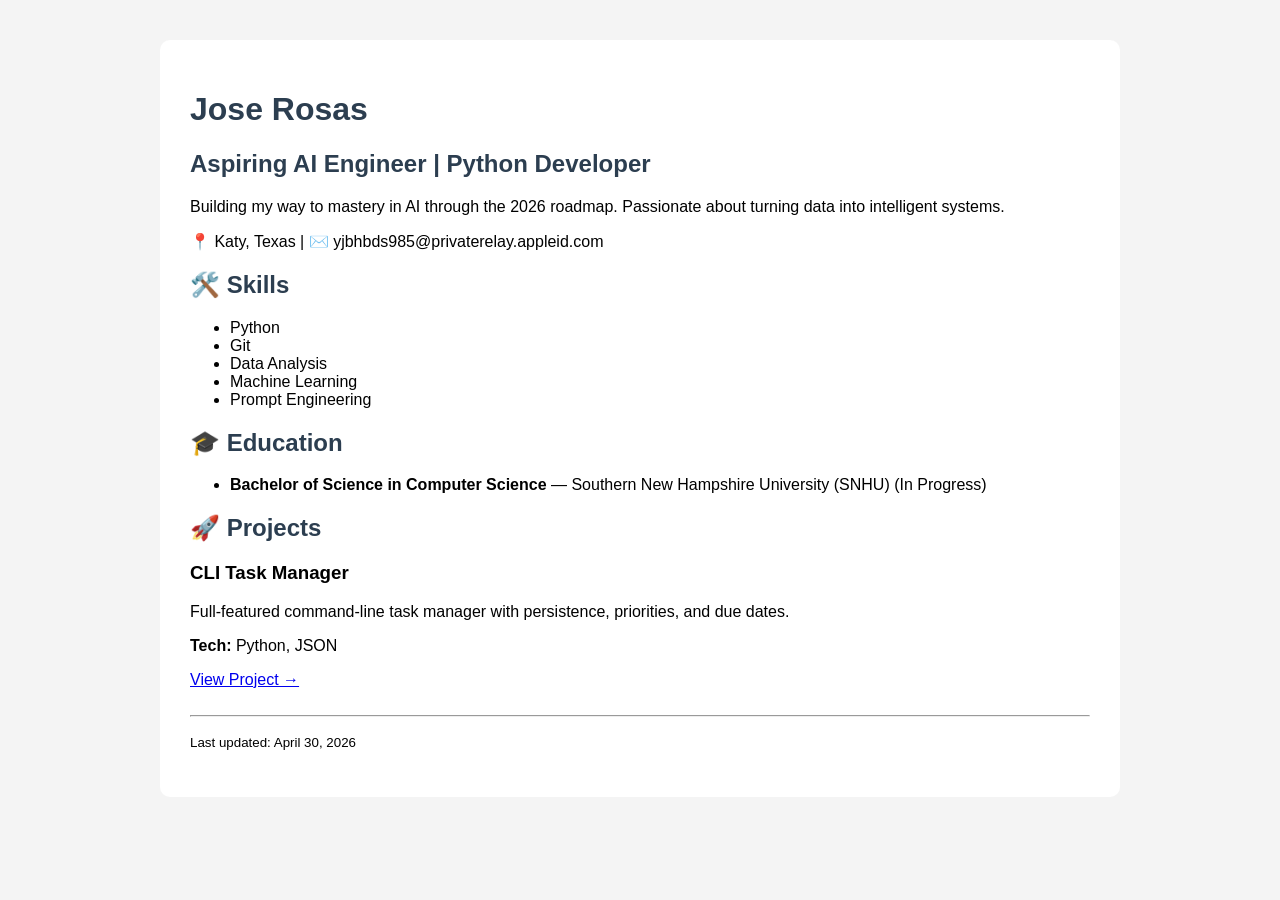
<file: Month-01-Python-Git/index.html>
<!DOCTYPE html>
<html lang="en">
<head>
    <meta charset="UTF-8">
    <meta name="viewport" content="width=device-width, initial-scale=1.0">
    <title>Jose Rosas - Portfolio</title>
    <style>
        body { font-family: Arial, sans-serif; margin: 40px; background: #f4f4f4; }
        h1, h2 { color: #2c3e50; }
        .container { max-width: 900px; margin: auto; background: white; padding: 30px; border-radius: 10px; }
    </style>
</head>
<body>
    <div class="container">
        <h1>Jose Rosas</h1>
        <h2>Aspiring AI Engineer | Python Developer</h2>
        <p>Building my way to mastery in AI through the 2026 roadmap. Passionate about turning data into intelligent systems.</p>
        <p>📍 Katy, Texas | ✉️ yjbhbds985@privaterelay.appleid.com</p>
        
        <h2>🛠️ Skills</h2>
        <ul>
            <li>Python</li>
            <li>Git</li>
            <li>Data Analysis</li>
            <li>Machine Learning</li>
            <li>Prompt Engineering</li>
        </ul>

        <h2>🎓 Education</h2>
        <ul>
            <li><strong>Bachelor of Science in Computer Science</strong> — Southern New Hampshire University (SNHU) (In Progress)</li>
        </ul>

        <h2>🚀 Projects</h2>
        <h3>CLI Task Manager</h3>
        <p>Full-featured command-line task manager with persistence, priorities, and due dates.</p>
        <p><strong>Tech:</strong> Python, JSON</p>
        <a href="https://github.com/JRCer99/AI-Mastery-2026/tree/main/Month-01-Python-Git">View Project →</a><br><br>
        <hr>
        <p><small>Last updated: April 30, 2026</small></p>
    </div>
</body>
</html>
</file>
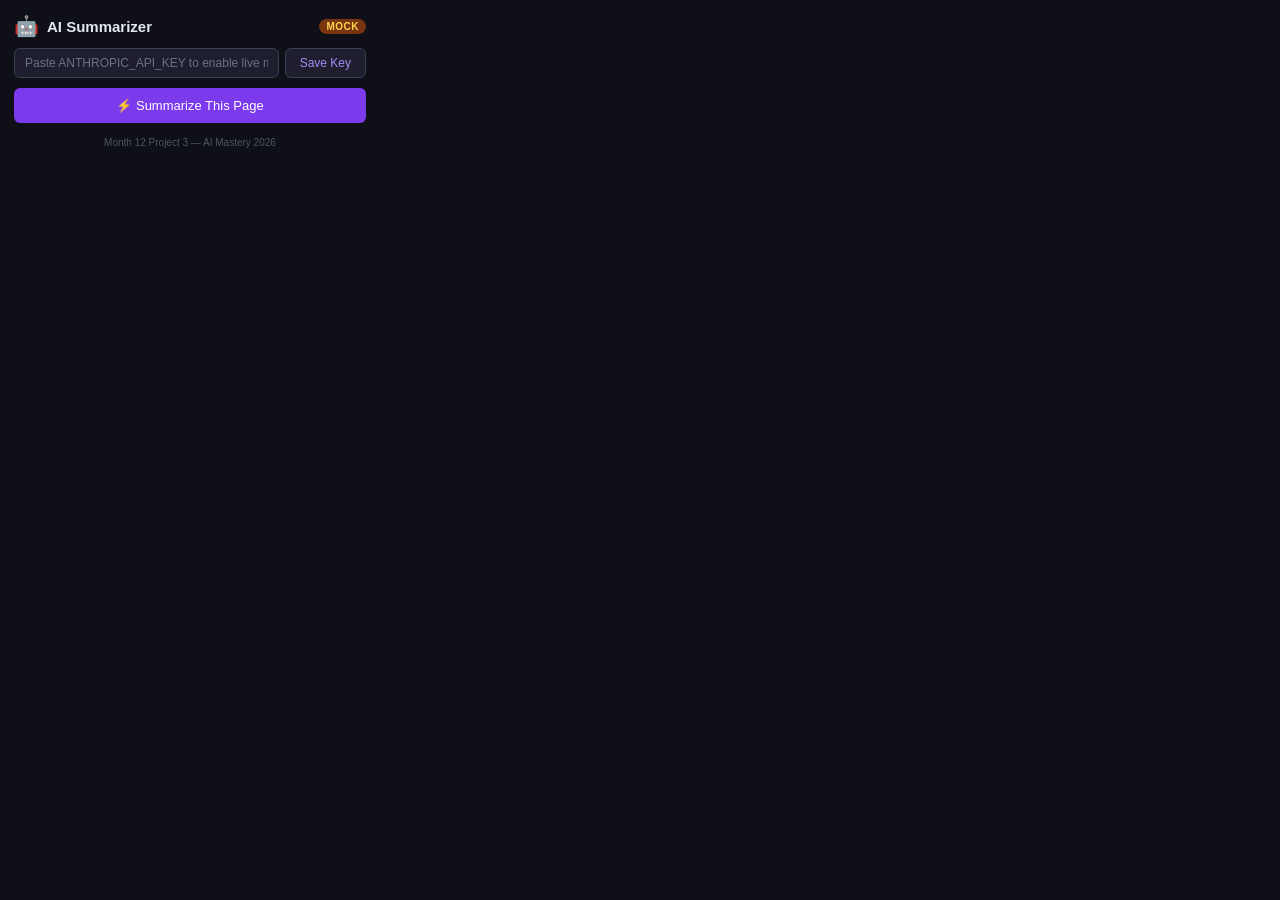
<file: Month-12-Agentic-AI/chrome_extension/popup.html>
<!DOCTYPE html>
<html lang="en">
<head>
  <meta charset="UTF-8" />
  <title>JRC AI Summarizer</title>
  <link rel="stylesheet" href="styles.css" />
</head>
<body>
  <div class="container">
    <header>
      <span class="logo">🤖</span>
      <h1>AI Summarizer</h1>
      <span id="mode-badge" class="badge mock">MOCK</span>
    </header>

    <div id="api-section">
      <input type="password" id="api-key-input" placeholder="Paste ANTHROPIC_API_KEY to enable live mode" />
      <button id="save-key-btn" class="btn secondary">Save Key</button>
    </div>

    <button id="summarize-btn" class="btn primary">⚡ Summarize This Page</button>

    <div id="status" class="status hidden"></div>

    <div id="result-box" class="hidden">
      <div class="result-header">
        <span>Summary</span>
        <button id="copy-btn" class="btn small">Copy</button>
      </div>
      <div id="summary-text"></div>
    </div>

    <footer>Month 12 Project 3 — AI Mastery 2026</footer>
  </div>
  <script src="popup.js"></script>
</body>
</html>
</file>
<file: Month-12-Agentic-AI/chrome_extension/styles.css>
* { box-sizing: border-box; margin: 0; padding: 0; }

body {
  width: 380px;
  font-family: -apple-system, BlinkMacSystemFont, "Segoe UI", sans-serif;
  background: #0f0f17;
  color: #e2e8f0;
  font-size: 13px;
}

.container { padding: 14px; display: flex; flex-direction: column; gap: 10px; }

header {
  display: flex;
  align-items: center;
  gap: 8px;
}
header .logo { font-size: 20px; }
header h1 { font-size: 15px; font-weight: 600; flex: 1; }

.badge {
  font-size: 10px;
  padding: 2px 7px;
  border-radius: 10px;
  font-weight: 600;
  letter-spacing: 0.5px;
}
.badge.mock { background: #78350f; color: #fcd34d; }
.badge.live { background: #14532d; color: #86efac; }

#api-section {
  display: flex;
  gap: 6px;
}
#api-key-input {
  flex: 1;
  padding: 6px 10px;
  background: #1e1e2e;
  border: 1px solid #374151;
  border-radius: 6px;
  color: #e2e8f0;
  font-size: 12px;
  outline: none;
}
#api-key-input:focus { border-color: #7c3aed; }
#api-key-input::placeholder { color: #6b7280; }

.btn {
  padding: 7px 14px;
  border: none;
  border-radius: 6px;
  cursor: pointer;
  font-size: 12px;
  font-weight: 500;
  transition: opacity 0.15s;
}
.btn:hover { opacity: 0.85; }
.btn.primary { background: #7c3aed; color: #fff; width: 100%; padding: 10px; font-size: 13px; }
.btn.secondary { background: #1e1e2e; color: #a78bfa; border: 1px solid #374151; white-space: nowrap; }
.btn.small { background: #1e1e2e; color: #94a3b8; border: 1px solid #374151; padding: 4px 10px; font-size: 11px; }

.status {
  padding: 8px 12px;
  border-radius: 6px;
  background: #1e1e2e;
  color: #94a3b8;
  font-size: 12px;
}
.status.error { background: #2d1515; color: #f87171; }

#result-box {
  background: #1e1e2e;
  border: 1px solid #2d2d4e;
  border-radius: 8px;
  overflow: hidden;
}
.result-header {
  display: flex;
  justify-content: space-between;
  align-items: center;
  padding: 8px 12px;
  border-bottom: 1px solid #2d2d4e;
  font-size: 11px;
  color: #a78bfa;
  font-weight: 600;
  text-transform: uppercase;
  letter-spacing: 0.5px;
}
#summary-text {
  padding: 12px;
  line-height: 1.6;
  color: #cbd5e1;
  font-size: 12px;
  max-height: 300px;
  overflow-y: auto;
  white-space: pre-wrap;
}

.hidden { display: none; }

footer {
  text-align: center;
  color: #4b5563;
  font-size: 10px;
  padding-top: 4px;
}
</file>
